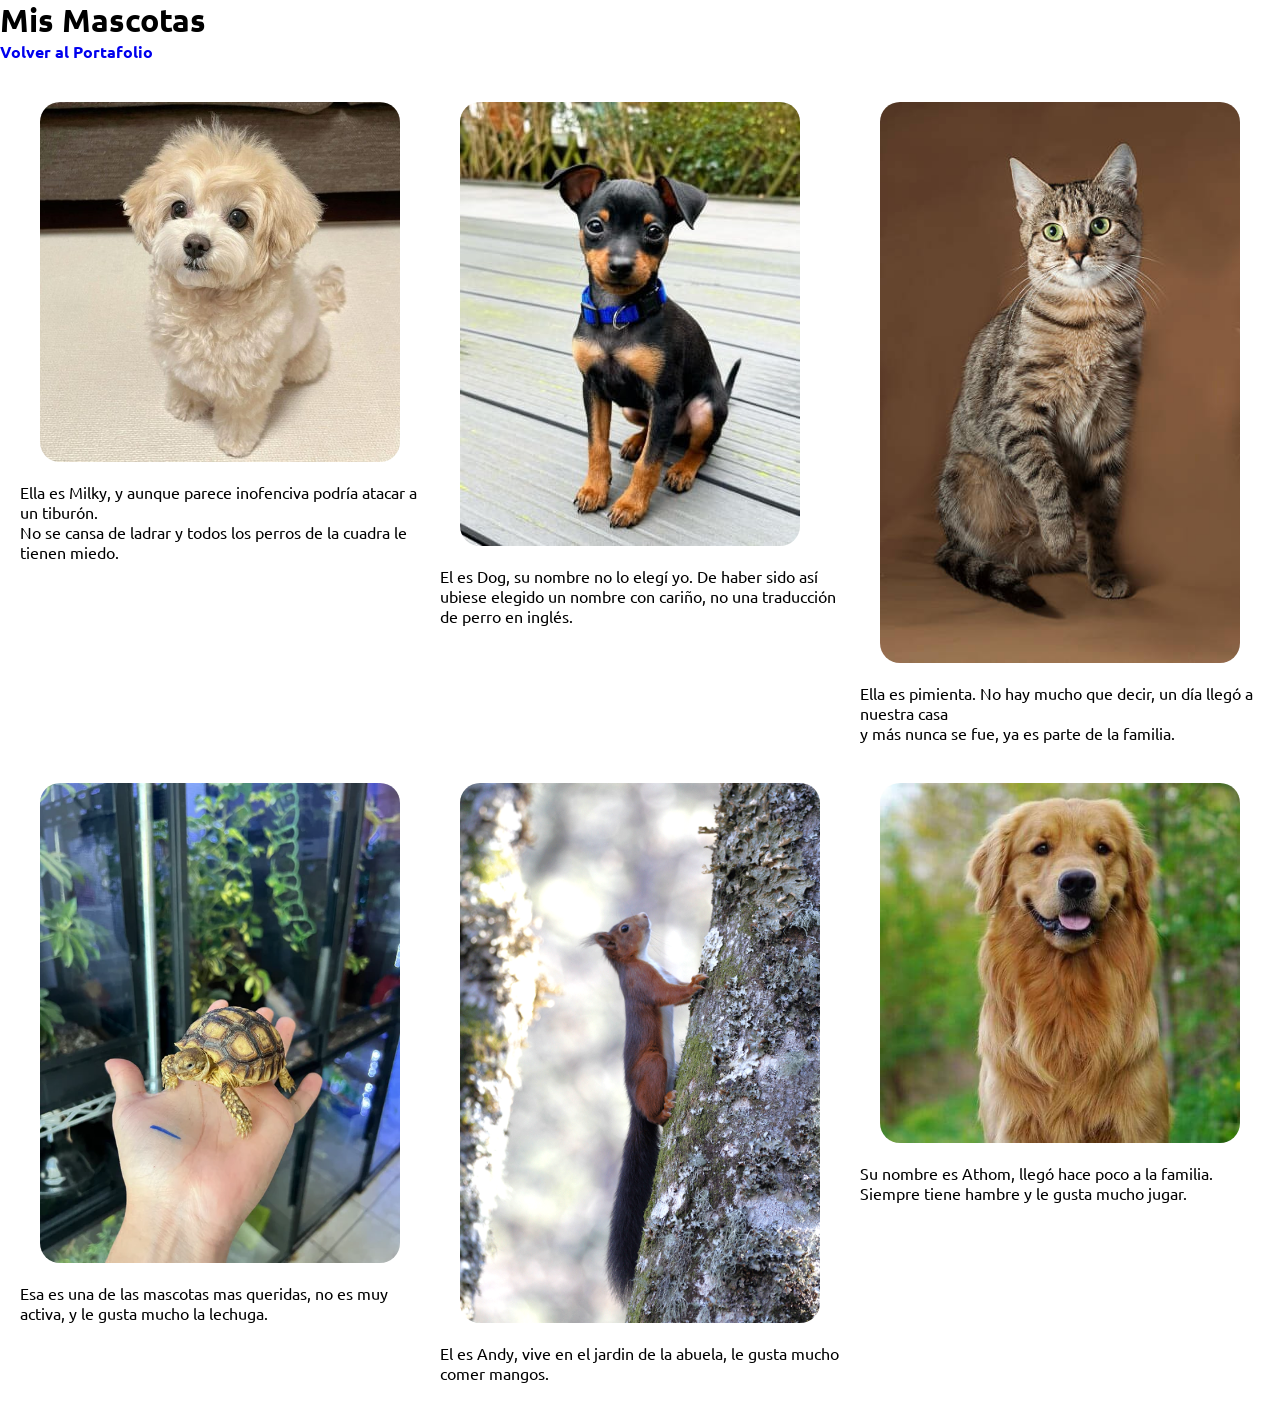
<file: mascotas.html>
<!DOCTYPE html>
<html lang="es">

<head>
    <meta charset="UTF-8">
    <meta name="viewport" content="width=device-width, initial-scale=1.0">
    <title>Document</title>
    <link rel="stylesheet" href="./src/css/pets.css">
    <link rel="preconnect" href="https://fonts.googleapis.com">
    <link rel="preconnect" href="https://fonts.gstatic.com" crossorigin>
    <link rel="shortcut icon" href="./public/icons/icono.mascota.ico" type="image/x-icon">
    <link
        href="https://fonts.googleapis.com/css2?family=Ubuntu:ital,wght@0,300;0,400;0,500;0,700;1,300;1,400;1,500;1,700&display=swap"
        rel="stylesheet">

    <link rel="stylesheet" href="./src/css/font-ubuntu.css">

<body>

    <header class="ubuntu-bold">
        <h1>Mis Mascotas</h1>
        <a href="./index.html">Volver al Portafolio</a>
    </header>

    <main class="ubuntu-regular img-pets">
        <div>
            <section><img class="img-1" src="./public/img/pets/mascota1.jpeg" alt="Imagen de una perrita"></section>
            <p>Ella es Milky, y aunque parece inofenciva podría atacar a un tiburón. <br>
                No se cansa de ladrar y todos los perros de la cuadra le tienen miedo. </p>
        </div>
        <div>
            <section><img class="img-2" src="./public/img/pets/mascota_2.jpg" alt="Imagen de un perro"></section>
            <p>El es Dog, su nombre no lo elegí yo. De haber sido así <br>
                ubiese elegido un nombre con cariño, no una traducción de perro en inglés.</p>
        </div>
        <div>
            <section><img class="img-3" src="./public/img/pets/mascota_3.jpg" alt="Imagen de una gata"></section>
            <p>Ella es pimienta. No hay mucho que decir, un día llegó a nuestra casa <br>
                y más nunca se fue, ya es parte de la familia.</p>
        </div>
        <div>
            <section><img class="img-4" src="/public/img/pets/tortuga.webp" alt="Imagen de tortuga"></section>
            <p>Esa es una de las mascotas mas queridas, no es muy activa, y le gusta mucho la lechuga.</p>
        </div>
        <div>
            <section><img class="img-5" src="/public/img/pets/ardilla.webp" alt="Imagen de una ardilla"></section>
            <p>El es Andy, vive en el jardin de la abuela, le gusta mucho comer mangos.</p>
        </div>
        <div>
            <section><img class="img-6" src="/public/img/pets/dog.webp" alt="imagen de un perro"></section>
            <p>Su nombre es Athom, llegó hace poco a la familia. Siempre tiene hambre y le gusta mucho jugar.</p>
        </div>

    </main>

</body>

</html>
</file>
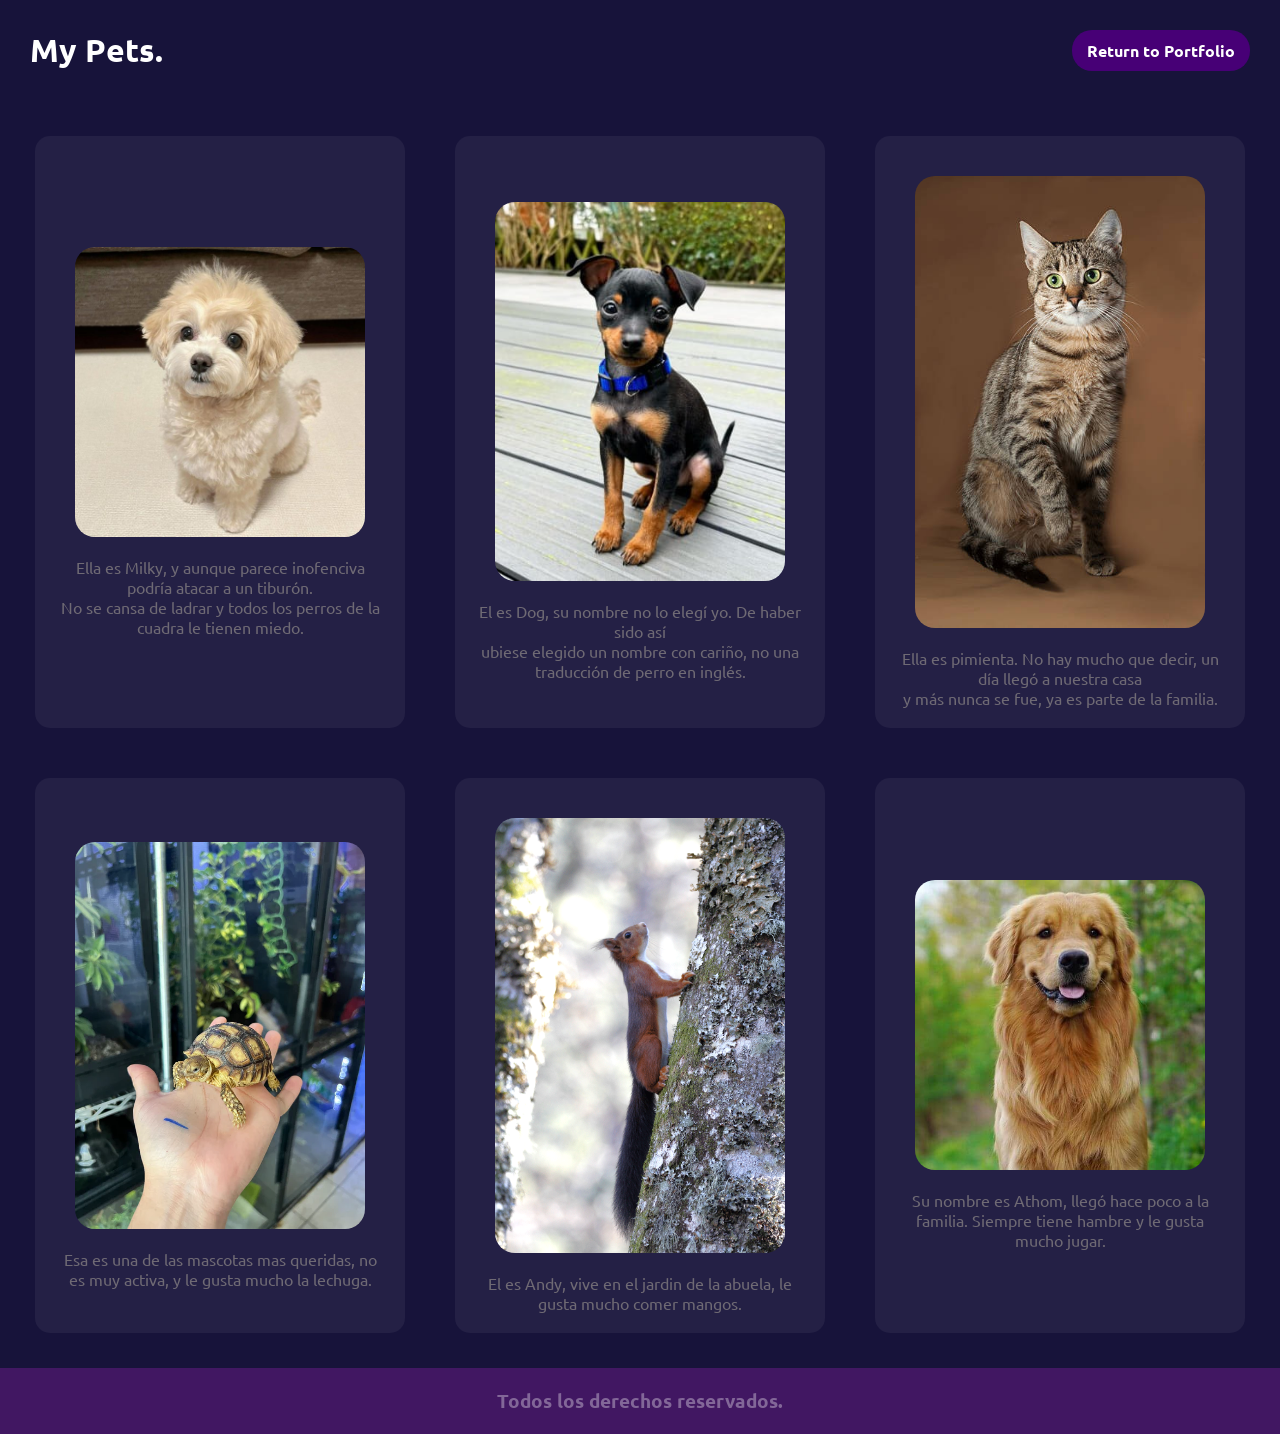
<file: pets.html>
<!DOCTYPE html>
<html lang="es">

<head>
    <meta charset="UTF-8">
    <meta name="viewport" content="width=device-width, initial-scale=1.0">
    <title>Document</title>
    <link rel="stylesheet" href="./src/css/pets.css">
    <link rel="preconnect" href="https://fonts.googleapis.com">
    <link rel="preconnect" href="https://fonts.gstatic.com" crossorigin>
    <link rel="shortcut icon" href="./public/icons/icono.mascota.ico" type="image/x-icon">
    <link
        href="https://fonts.googleapis.com/css2?family=Ubuntu:ital,wght@0,300;0,400;0,500;0,700;1,300;1,400;1,500;1,700&display=swap"
        rel="stylesheet">

    <link rel="stylesheet" href="./src/css/font-ubuntu.css">

<body>

    <header class="ubuntu-bold header-pets">
        <h1>My Pets.</h1>
        <nav class="nav-pets">
            <a href="./index.html">Return to Portfolio</a>
        </nav>
    </header>

    <main class="ubuntu-regular img-pets main-pets">
        <div id="div-1">
            <section><img class="img-1" src="./public/img/pets/mascota1.jpeg" alt="Imagen de una perrita"></section>
            <p>Ella es Milky, y aunque parece inofenciva podría atacar a un tiburón. <br>
                No se cansa de ladrar y todos los perros de la cuadra le tienen miedo. </p>
        </div>
        <div id="div-2">
            <section><img class="img-2" src="./public/img/pets/mascota_2.jpg" alt="Imagen de un perro"></section>
            <p>El es Dog, su nombre no lo elegí yo. De haber sido así <br>
                ubiese elegido un nombre con cariño, no una traducción de perro en inglés.</p>
        </div>
        <div id="div-3">
            <section><img class="img-3" src="./public/img/pets/mascota_3.jpg" alt="Imagen de una gata"></section>
            <p>Ella es pimienta. No hay mucho que decir, un día llegó a nuestra casa <br>
                y más nunca se fue, ya es parte de la familia.</p>
        </div>
        <div id="div-4">
            <section><img class="img-4" src="/public/img/pets/tortuga.webp" alt="Imagen de tortuga"></section>
            <p>Esa es una de las mascotas mas queridas, no es muy activa, y le gusta mucho la lechuga.</p>
        </div>
        <div id="div-5">
            <section><img class="img-5" src="/public/img/pets/ardilla.webp" alt="Imagen de una ardilla"></section>
            <p>El es Andy, vive en el jardin de la abuela, le gusta mucho comer mangos.</p>
        </div>
        <div id="div-6">
            <section><img class="img-6" src="/public/img/pets/dog.webp" alt="imagen de un perro"></section>
            <p>Su nombre es Athom, llegó hace poco a la familia. Siempre tiene hambre y le gusta mucho jugar.</p>
        </div>

    </main>

    <footer class="ubuntu-regular" id="footer-pets">
        <h3>Todos los derechos reservados.</h3>
    </footer>


</body>

</html>
</file>
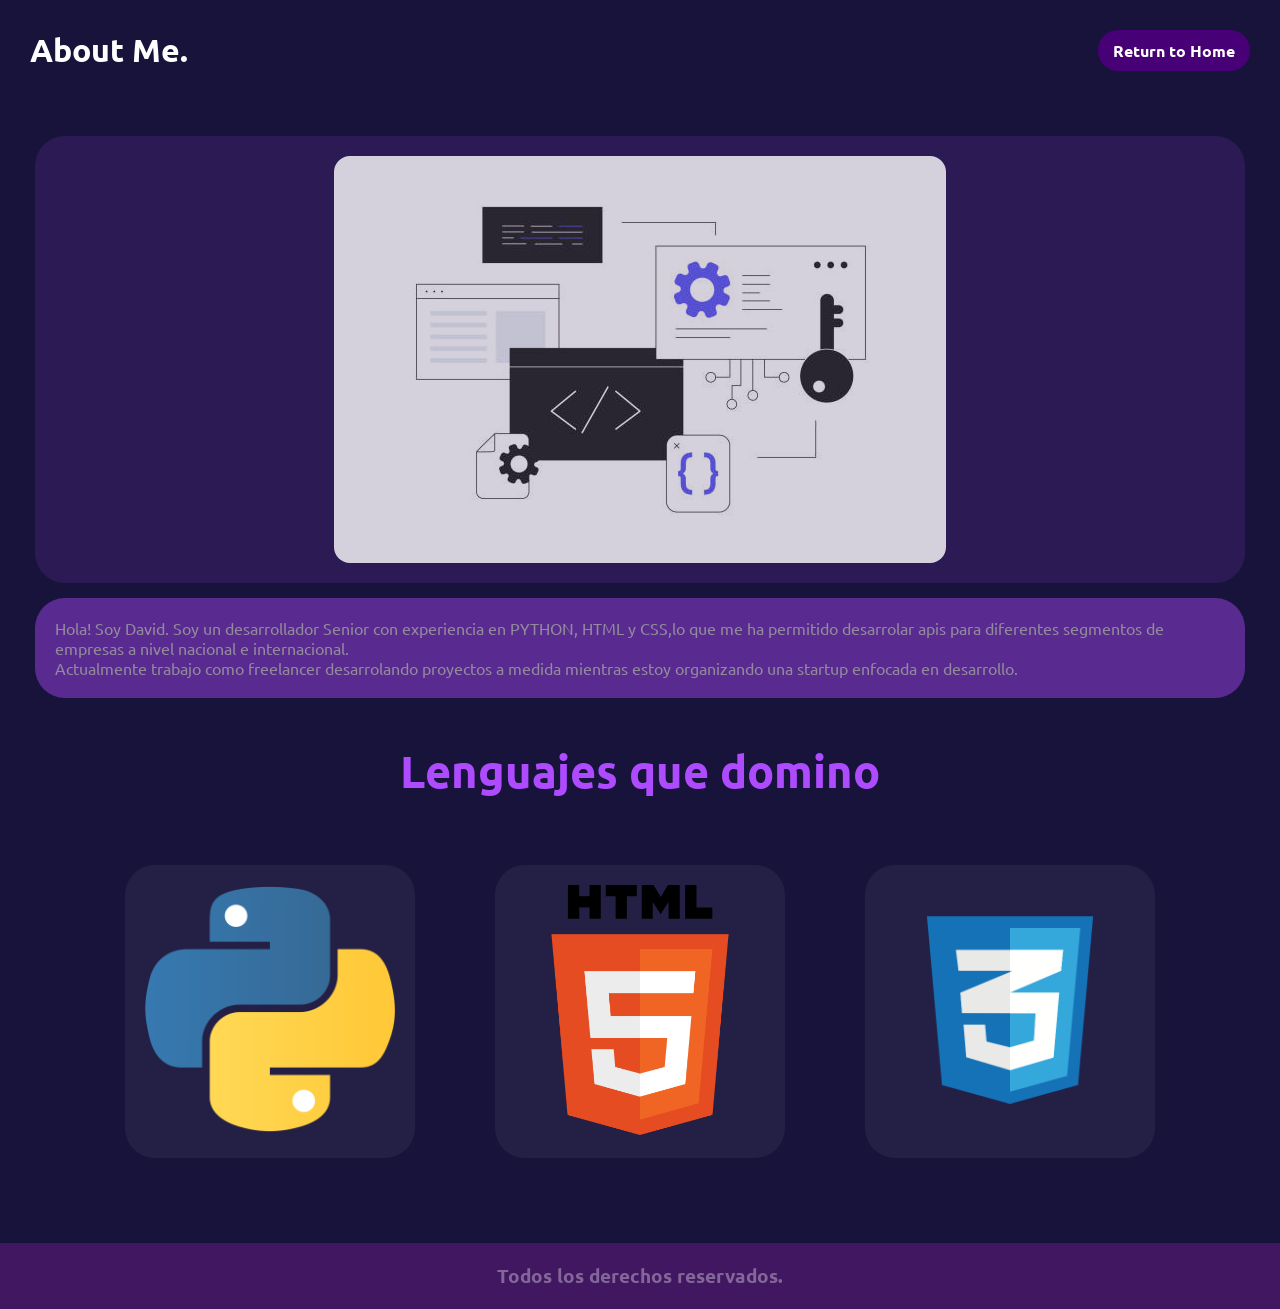
<file: src/views/about_me.html>
<!DOCTYPE html>
<html lang="es">

<head>
    <meta charset="UTF-8">
    <meta name="viewport" content="width=device-width, initial-scale=1.0">
    <title>Document</title>
    <link rel="stylesheet" href="../css/aboutme.css">
    <link rel="shortcut icon" href="/public/icons/icon_portfolio.ico" type="image/x-icon">
    <link rel="preconnect" href="https://fonts.googleapis.com">
    <link rel="preconnect" href="https://fonts.gstatic.com" crossorigin>
    <link
        href="https://fonts.googleapis.com/css2?family=Ubuntu:ital,wght@0,300;0,400;0,500;0,700;1,300;1,400;1,500;1,700&display=swap"
        rel="stylesheet">

    <link rel="stylesheet" href="../css/font-ubuntu.css">
</head>

<body>
    <header class="ubuntu-bold header-about-me">
        <h1>About Me.</h1>
        <nav class="nav-about-me">
            <section><a href="../../index.html">Return to Home</a></section>
        </nav>
    </header>
    <main id="main-about-me" class="ubuntu-regular">
        <section class="section1">
            <div class="text-box">
                <img class="img-about" src="/public/img/dcc/Img-index.webp" alt="image">
            </div>
            <div class="img-about-me">
                <p> Hola! Soy David. Soy un desarrollador Senior con experiencia en PYTHON, HTML y CSS,lo
                    que me ha permitido desarrolar apis para diferentes segmentos de empresas a
                    nivel nacional e internacional. <br>
                    Actualmente trabajo como freelancer desarrolando proyectos a medida mientras estoy
                    organizando una startup enfocada en desarrollo.</p>
            </div>
        </section>

        <H2 class="title-languaje">Lenguajes que domino</H2>
        <section class="section-lang">
            <div class="img-type-leng">
                <div id="img1"> <img class="img1" src="/public/img/dcc/logopython.webp" alt="Logo python"></div>
                <div id="img2"> <img class="img2" src="/public/img/dcc/HTML.webp" alt="Logo html"></div>
                <div id="img3"> <img class="img3" src="/public/img/dcc/css.webp" alt="Logo css"></div>
            </div>
        </section>
    </main>

    <footer class="ubuntu-regular" id="footer-about-me">
        <h3>Todos los derechos reservados.</h3>
    </footer>
</body>


</html>
</file>
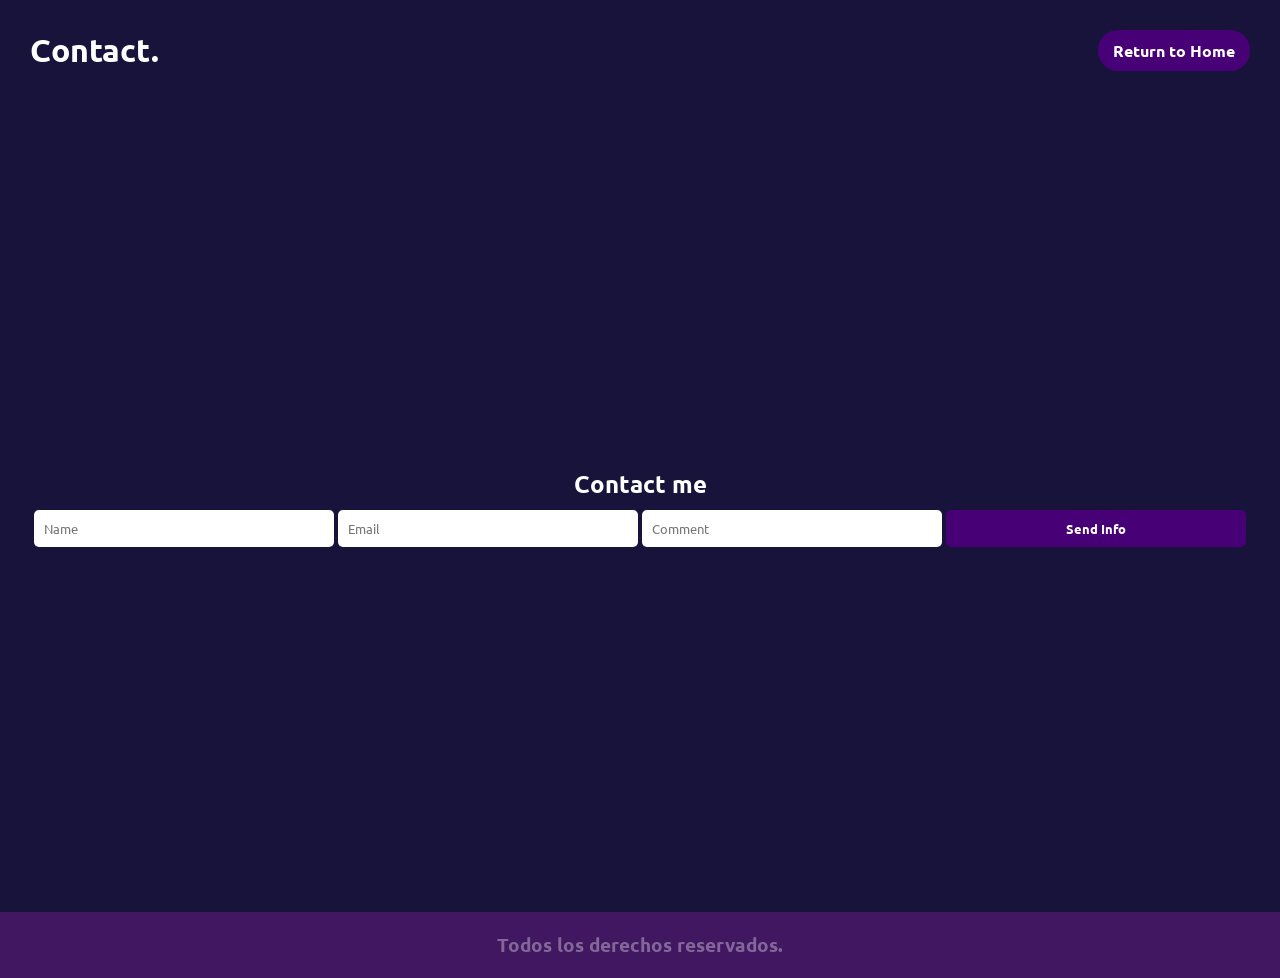
<file: src/views/contacts.html>
<!DOCTYPE html>
<html lang="es">

<head>
    <meta charset="UTF-8">
    <meta name="viewport" content="width=device-width, initial-scale=1.0">
    <title>Contact</title>
    <link rel="stylesheet" href="../css/contacts.css">
    <link rel="shortcut icon" href="/public/icons/icon_portfolio.ico" type="image/x-icon">
    <link rel="preconnect" href="https://fonts.googleapis.com">
    <link rel="preconnect" href="https://fonts.gstatic.com" crossorigin>
    <link
        href="https://fonts.googleapis.com/css2?family=Ubuntu:ital,wght@0,300;0,400;0,500;0,700;1,300;1,400;1,500;1,700&display=swap"
        rel="stylesheet">

    <link rel="stylesheet" href="../css/font-ubuntu.css">
</head>

<body>
    <header id="header-contacts" class="ubuntu-bold">
        <h1>Contact.</h1>
        <nav class="nav-contacts">
            <a href="../../index.html">Return to Home</a>
        </nav>

    </header>

    <main class="main-contacts">
        <div class="form-contacts">
            <form action="#" class="ubuntu-regular">
                <h2>Contact me</h2>
                <input id="form-name" class="ubuntu-regular" type="text" placeholder="Name" required>
                <input id="form-email" class="ubuntu-regular" type="email" placeholder="Email" required>
                <input id="form-comment" class="ubuntu-regular" type="text" placeholder="Comment" required>
                <button id="button" class="ubuntu-regular" type="submit">Send Info</button>
            </form>
        </div>
    </main>


    <footer class="ubuntu-regular" id="footer-contacts">
        <h3>Todos los derechos reservados.</h3>
    </footer>

</body>

</html>
</file>
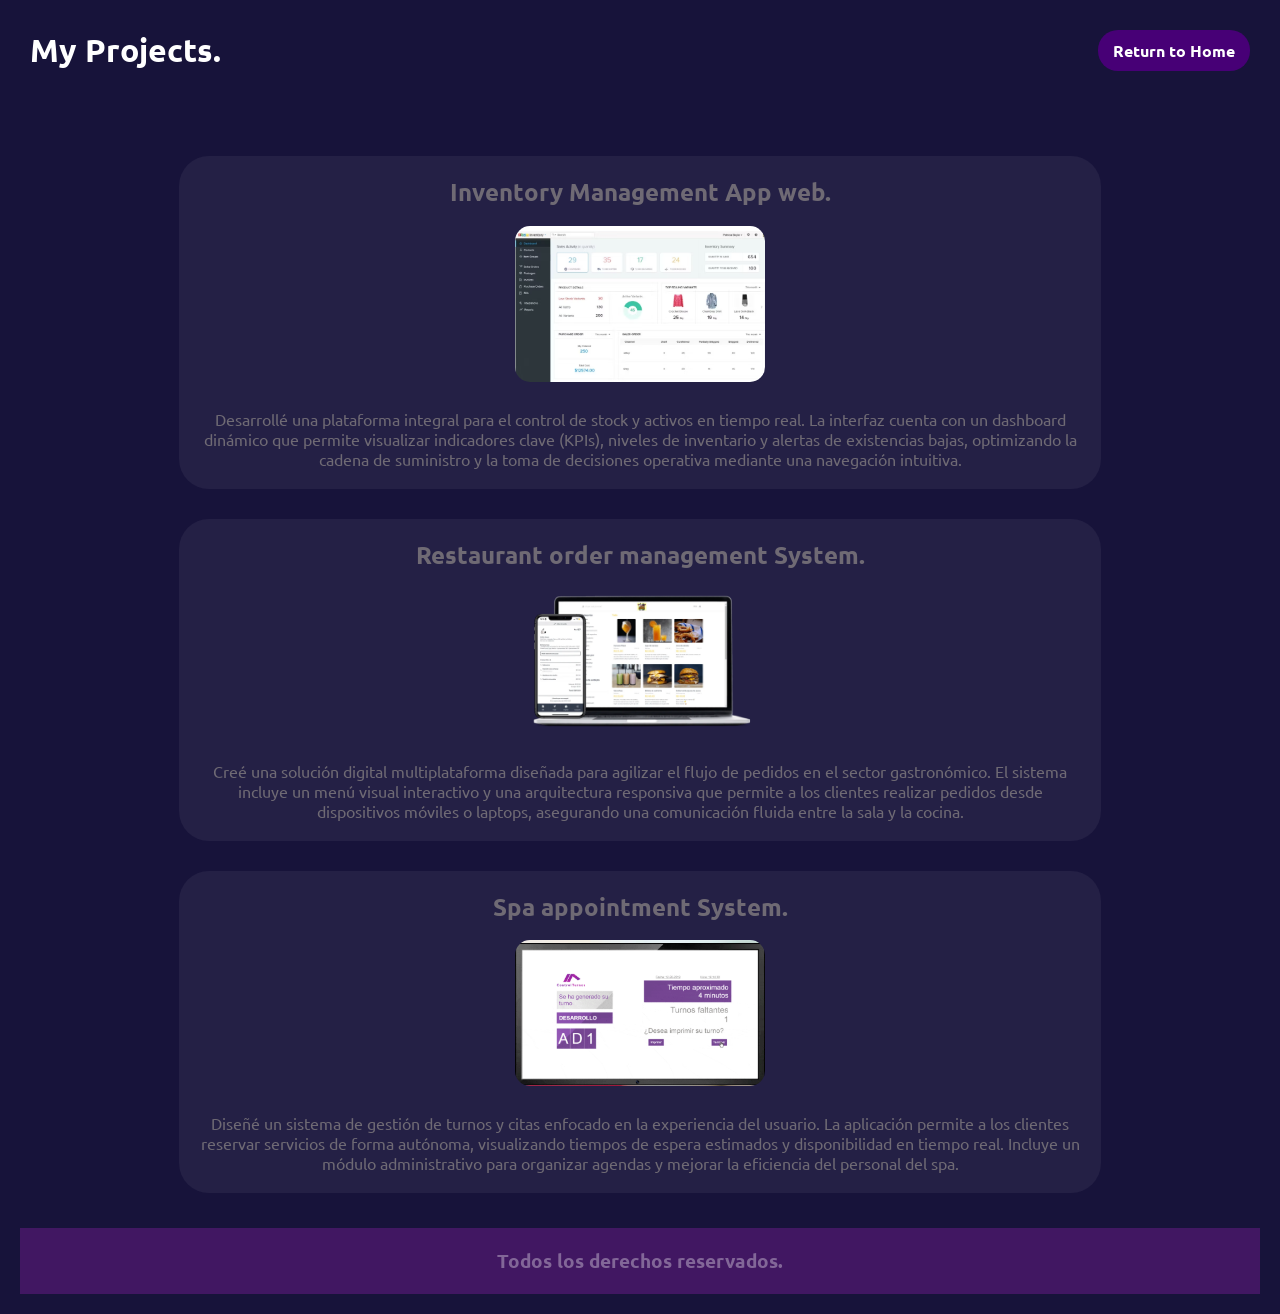
<file: src/views/projects.html>
<!DOCTYPE html>
<html lang="es">

<head>
    <meta charset="UTF-8">
    <meta name="viewport" content="width=device-width, initial-scale=1.0">
    <title>Projects</title>
    <link rel="stylesheet" href="../css/projects.css">
    <link rel="shortcut icon" href="/public/icons/icon_portfolio.ico" type="image/x-icon">
    <link rel="preconnect" href="https://fonts.googleapis.com">
    <link rel="preconnect" href="https://fonts.gstatic.com" crossorigin>
    <link
        href="https://fonts.googleapis.com/css2?family=Ubuntu:ital,wght@0,300;0,400;0,500;0,700;1,300;1,400;1,500;1,700&display=swap"
        rel="stylesheet">

    <link rel="stylesheet" href="../css/font-ubuntu.css">
</head>

<body>
    <header id="header-projects" class="ubuntu-bold">
        <h1>My Projects.</h1>
        <nav class="nav-about-me">
            <section><a href="../../index.html">Return to Home</a></section>
        </nav>
    </header>
    <main id="main-projects" class="ubuntu-bold">
        <section class="section-projects">
            <div id="img1" class="ubuntu-regular">
                <h2>Inventory Management App web.</h2>
                <img class="img1" src="/public/img/dcc/Project1.webp" alt="Project 1">

                <p>Desarrollé una plataforma integral para el control de stock y activos en tiempo real. La interfaz cuenta con un dashboard dinámico que permite visualizar indicadores clave (KPIs), niveles de inventario y alertas de existencias bajas, optimizando la cadena de suministro y la toma de decisiones operativa mediante una navegación intuitiva.</p>
            </div>
            <div id="img2" class="ubuntu-regular">
                <h2>Restaurant order management System.</h2>
                <img class="img2" src="/public/img/dcc/Project2.webp" alt="Project 2">
                <p>Creé una solución digital multiplataforma diseñada para agilizar el flujo de pedidos en el sector gastronómico. El sistema incluye un menú visual interactivo y una arquitectura responsiva que permite a los clientes realizar pedidos desde dispositivos móviles o laptops, asegurando una comunicación fluida entre la sala y la cocina.</p>
            </div>
            <div id="img3" class="ubuntu-regular">
                <h2>Spa appointment System.</h2>
                <img class="img3" src="/public/img/dcc/Project3.webp" alt="Project 3">
                <p>Diseñé un sistema de gestión de turnos y citas enfocado en la experiencia del usuario. La aplicación permite a los clientes reservar servicios de forma autónoma, visualizando tiempos de espera estimados y disponibilidad en tiempo real. Incluye un módulo administrativo para organizar agendas y mejorar la eficiencia del personal del spa.</p>
            </div>
        </section>

        <footer class="ubuntu-regular" id="footer-projects">
            <h3>Todos los derechos reservados.</h3>
        </footer>
</body>

</html>
</file>
<file: src/css/pets.css>
* {
    margin: 0%;
    padding: 0%;
    box-sizing: border-box;
}


a {
    text-decoration: none;

}

.header-pets {
    background-color: rgb(23, 19, 58);
    color: rgb(255, 255, 255);
    align-items: center;
    padding: 30px;
    justify-content: space-between;
    display: flex;
    border-color: gray;
    border-width: 2px;
}

.nav-pets a {
    color: rgb(255, 255, 255);
    padding: 10px 15px;
    border-radius: 20px;
    transition: 0.3s ease;
    background-color: rgb(71, 0, 118);
    display: flex;
}
.nav-pets a:hover {
    background-color: rgb(255, 255, 255);
    color: rgb(71, 0, 118);
}

.main-pets {
    background-color: rgb(23, 19, 58);
    color: white;
    padding: 20px 20px;
    text-align: left;
    display: flex;
    flex-direction: column;
    width: 100%;
}

.img-pets {
    display: grid;
    /* Activamos el modo rejilla */

    /* Esto crea 3 columnas de igual tamaño (1fr) */
    grid-template-columns: repeat(3, 1fr);

    gap: 20px;
    /* Espacio entre las tarjetas */
    padding: 20px;
    justify-content: center;
    align-content: center;
}

#div-1,
#div-2,
#div-3,
#div-4,
#div-5,
#div-6 {
    font-size: 1rem;
    padding: 20px;
    margin: 15px;
    border-radius: 15px;
    background-color: rgba(241, 241, 241, 0.055);
    box-sizing: border-box;
    color: rgb(111, 106, 116);
    justify-content: center;
    display: flex;
    flex-direction: column;
    align-content: center;
    text-align: center;
}

.img-1,
.img-2,
.img-3,
.img-4,
.img-5,
.img-6 {
    display: flex;
    padding: 20px;
    border-radius: 40px;
    justify-content: center;
    max-width: 100%;

}

#footer-pets {
    background-color: rgb(65, 23, 98);
    color: rgba(255, 255, 255, 0.347);
    padding: 20px;
    text-align: center;
}
</file>
<file: src/css/font-ubuntu.css>
.ubuntu-light {
  font-family: "Ubuntu", sans-serif;
  font-weight: 300;
  font-style: normal;
}

.ubuntu-regular {
  font-family: "Ubuntu", sans-serif;
  font-weight: 400;
  font-style: normal;
}

.ubuntu-medium {
  font-family: "Ubuntu", sans-serif;
  font-weight: 500;
  font-style: normal;
}

.ubuntu-bold {
  font-family: "Ubuntu", sans-serif;
  font-weight: 700;
  font-style: normal;
}

.ubuntu-light-italic {
  font-family: "Ubuntu", sans-serif;
  font-weight: 300;
  font-style: italic;
}

.ubuntu-regular-italic {
  font-family: "Ubuntu", sans-serif;
  font-weight: 400;
  font-style: italic;
}

.ubuntu-medium-italic {
  font-family: "Ubuntu", sans-serif;
  font-weight: 500;
  font-style: italic;
}

.ubuntu-bold-italic {
  font-family: "Ubuntu", sans-serif;
  font-weight: 700;
  font-style: italic;
}
</file>
<file: src/css/aboutme.css>
* {
    margin: 0%;
    padding: 0%;
    box-sizing: border-box;
}


a {
    text-decoration: none;

}



.header-about-me {
    background-color: rgb(23, 19, 58);
    color: rgb(255, 255, 255);
    align-items: center;
    padding: 30px;
    justify-content: space-between;
    display: flex;
    border-color: gray;
    border-width: 2px;

}

#main-about-me {
    background-color: rgb(23, 19, 58);
    color: white;
    padding: 20px 20px;
    text-align: left;
    display: flex;
    flex-direction: column;
    width: 100%;
}

.nav-about-me section a {
    color: rgb(255, 255, 255);
    padding: 10px 15px;
    border-radius: 20px;
    transition: 0.3s ease;
    background-color: rgb(71, 0, 118);
    display: flex;
}

.nav-about-me section a:hover {
    background-color: rgb(255, 255, 255);
    color: rgb(106, 52, 142);
}

.text-box{
    background-color: rgba(174, 75, 255, 0.132);
    color: rgb(147, 139, 155);
    padding: 20px;
    margin: 15px;
    border-radius: 30px;
    align-items: center;
    justify-content: center;
    display: flex;
}

.img-about {
    border-radius: 16px;
    opacity: 0.8;
}

.img-about-me {
    background-color: rgba(174, 75, 255, 0.434);
    color: rgb(147, 139, 155);
    padding: 20px;
    margin: 15px;
    border-radius: 30px;
}

.title-languaje {
    color: rgb(174, 75, 255);
    text-align: center;
    margin: 30px;
    font-size: 45px;
}

.img-type-leng {
    display: flex;
    justify-content: center;
    gap: 50px;
    margin-bottom: 30px;
}


.section-lang {
    display: grid;
    grid-template-columns: 1fr;
    padding: 20px;
    align-items: center;
    justify-content: center;
}

.img1,
.img2,
.img3 {
    width: 250px;
    height: 250px;
}

#img1,
#img2,
#img3 {
    font-size: 1rem;
    padding: 20px;
    margin: 15px;
    border-radius: 30px;
    background-color: rgba(241, 241, 241, 0.055);
    box-sizing: border-box;
    color: rgb(111, 106, 116);

}


#box1,
#box2,
#box3 {
    background-color: rgba(241, 241, 241, 0.055);
    display: flex;
    flex-direction: column;
    align-items: center;
    text-align: center;
}

#footer-about-me {
    background-color: rgb(65, 23, 98);
    color: rgba(255, 255, 255, 0.347);
    padding: 20px;
    text-align: center;
}
</file>
<file: src/css/contacts.css>
* {
    margin: 0%;
    padding: 0%;
    box-sizing: border-box;
}


a {
    text-decoration: none;

}

#header-contacts {
    background-color: rgb(23, 19, 58);
    color: rgb(255, 255, 255);
    align-items: center;
    padding: 30px;
    justify-content: space-between;
    display: flex;
    border-color: gray;
    border-width: 2px;
}

.nav-contacts a {
    color: rgb(255, 255, 255);
    padding: 10px 15px;
    border-radius: 20px;
    transition: 0.3s ease;
    background-color: rgb(71, 0, 118);
    display: flex;
}
.nav-contacts a:hover {
    background-color: rgb(255, 255, 255);
    color: rgb(71, 0, 118);
}

.form-contacts {
    text-align: center;
    display: flex;
    flex-direction: column;
    align-items: center;
    justify-content: center;
    margin-top: 28%;
    margin-bottom: 27%;
}

.main-contacts {
    background-color: rgb(23, 19, 58);
    color: white;
    padding: 20px 20px;
    text-align: left;
    display: flex;
    flex-direction: column;
    align-items: center;
    justify-content: center;

}

#form-name,
#form-email,
#form-comment,
#button{
    width: 300px;
    padding: 10px;
    margin: 10px 0;
    border-radius: 5px;
    border: none;
}

#button {
    background-color: rgb(71, 0, 118);
    color: white;
    font-weight: bold;
}
#button:hover{
    background-color: rgb(255, 255, 255);
    color: rgb(71, 0, 118);
    cursor: pointer;
    transition: background-color 0.3s ease;
}

#footer-contacts {
    background-color: rgb(65, 23, 98);
    color: rgba(255, 255, 255, 0.347);
    padding: 20px;
    text-align: center;
}
</file>
<file: src/css/projects.css>
* {
    margin: 0%;
    padding: 0%;
    box-sizing: border-box;
}


a {
    text-decoration: none;

}



#header-projects{
    background-color: rgb(23, 19, 58);
    color: rgb(255, 255, 255);
    align-items: center;
    padding: 30px;
    justify-content: space-between;
    display: flex;
    border-color: gray;
    border-width: 2px;

}

#main-projects {
    background-color: rgb(23, 19, 58);
    color: white;
    padding: 20px 20px;
    text-align: left;

}
.section-projects {
    display: grid;
    grid-template-columns: 1fr;
    padding: 20px;
    align-items: center;
    justify-content: center;
    margin-left: 10%;
    margin-right: 10%;
}

.img1,
.img2,
.img3 {
    width: 250px;
    border-radius: 15px;
    margin-top: 2%;
    margin-bottom: 3%;
}

#img1,
#img2,
#img3 {
    font-size: 1rem;
    padding: 20px;
    margin: 15px;
    border-radius: 30px;
    background-color: rgba(241, 241, 241, 0.055);
    box-sizing: border-box;
    color: rgb(111, 106, 116);
    justify-content: center;
    display: flex;
    flex-direction: column;
    align-items: center;
    text-align: center;

}

.nav-about-me section a{
    color: rgb(255, 255, 255);
    padding: 10px 15px;
    border-radius: 20px;
    transition: 0.3s ease;
    background-color: rgb(71, 0, 118);
    display: flex;
}

.nav-about-me section a:hover {
    background-color: rgb(255, 255, 255);
    color: rgb(106, 52, 142);
}

#footer-projects {
    background-color: rgb(65, 23, 98);
    color: rgba(255, 255, 255, 0.347);
    padding: 20px;
    text-align: center;
}
</file>
